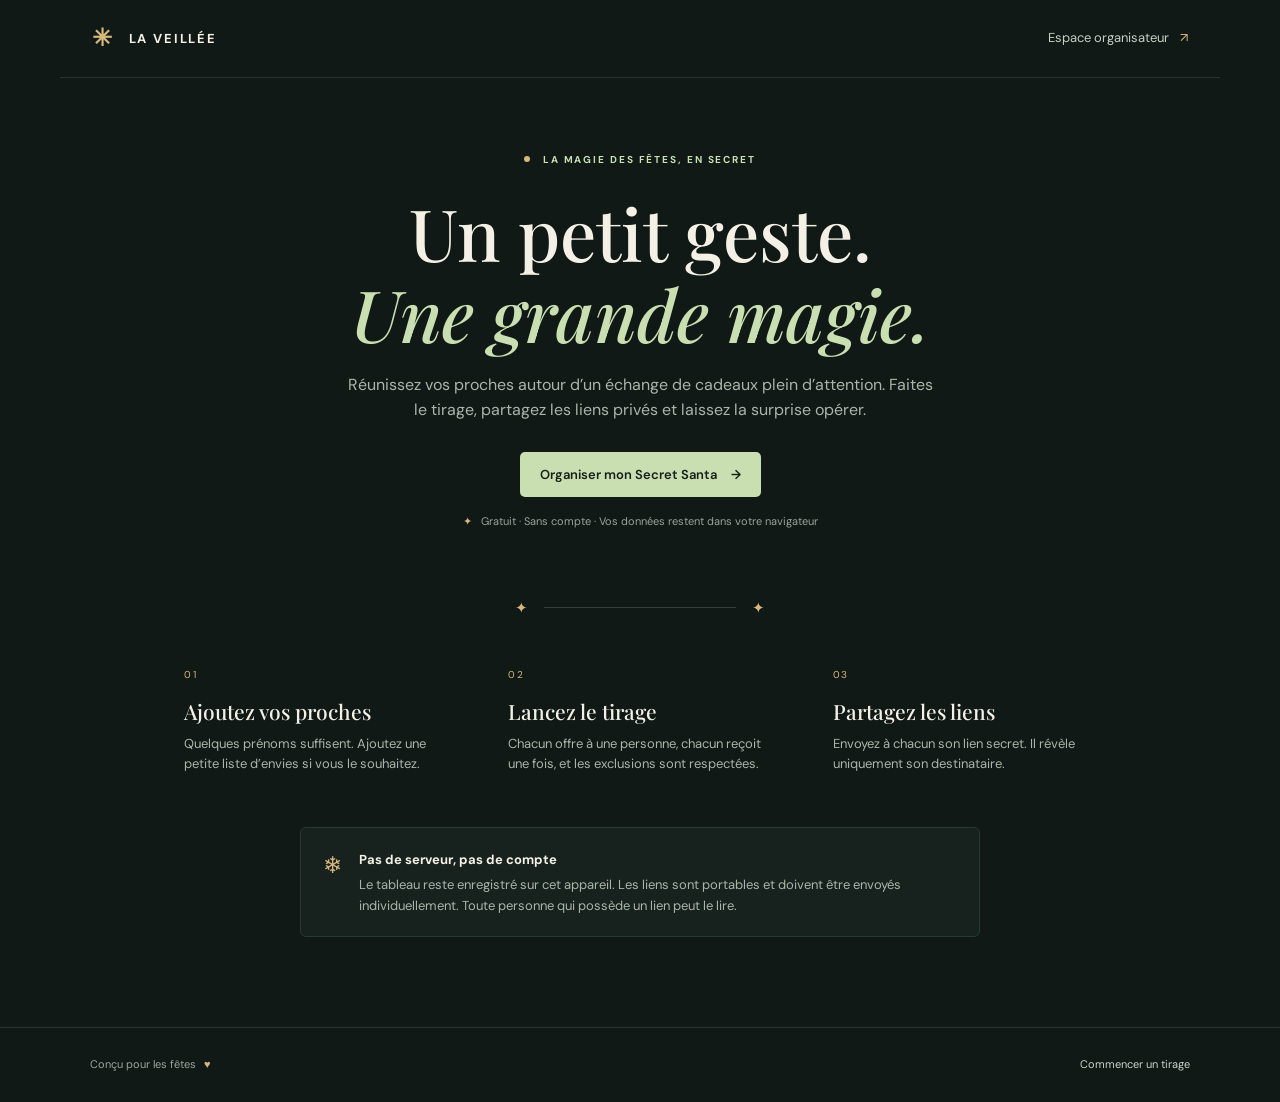
<file: index.html>
﻿<!doctype html>
<html lang="fr"><head><meta charset="utf-8"><meta name="viewport" content="width=device-width,initial-scale=1"><meta name="theme-color" content="#101916"><meta name="description" content="Organisez un Secret Santa mémorable, simplement et sans compte."><title>La Veillée — Secret Santa</title><link rel="stylesheet" href="css/style.css"></head>
<body><header class="topbar"><a class="brand" href="index.html"><span class="brand-icon">✳</span> LA VEILLÉE</a><a class="top-link" href="admin.html">Espace organisateur <span>↗</span></a></header><main class="home"><div class="eyebrow"><i></i> LA MAGIE DES FÊTES, EN SECRET</div><h1>Un petit geste.<br><em>Une grande magie.</em></h1><p class="lead">Réunissez vos proches autour d’un échange de cadeaux plein d’attention. Faites le tirage, partagez les liens privés et laissez la surprise opérer.</p><a class="button primary" href="admin.html">Organiser mon Secret Santa <span>→</span></a><div class="note"><span>✦</span> Gratuit · Sans compte · Vos données restent dans votre navigateur</div><div class="divider"><span>✦</span><i></i><span>✦</span></div><section class="steps"><article><small>01</small><h2>Ajoutez vos proches</h2><p>Quelques prénoms suffisent. Ajoutez une petite liste d’envies si vous le souhaitez.</p></article><article><small>02</small><h2>Lancez le tirage</h2><p>Chacun offre à une personne, chacun reçoit une fois, et les exclusions sont respectées.</p></article><article><small>03</small><h2>Partagez les liens</h2><p>Envoyez à chacun son lien secret. Il révèle uniquement son destinataire.</p></article></section><section class="privacy"><span>❄</span><div><b>Pas de serveur, pas de compte</b><p>Le tableau reste enregistré sur cet appareil. Les liens sont portables et doivent être envoyés individuellement. Toute personne qui possède un lien peut le lire.</p></div></section></main><footer>Conçu pour les fêtes <span>♥</span><a href="admin.html">Commencer un tirage</a></footer><script src="js/common.js"></script></body></html>
</file>
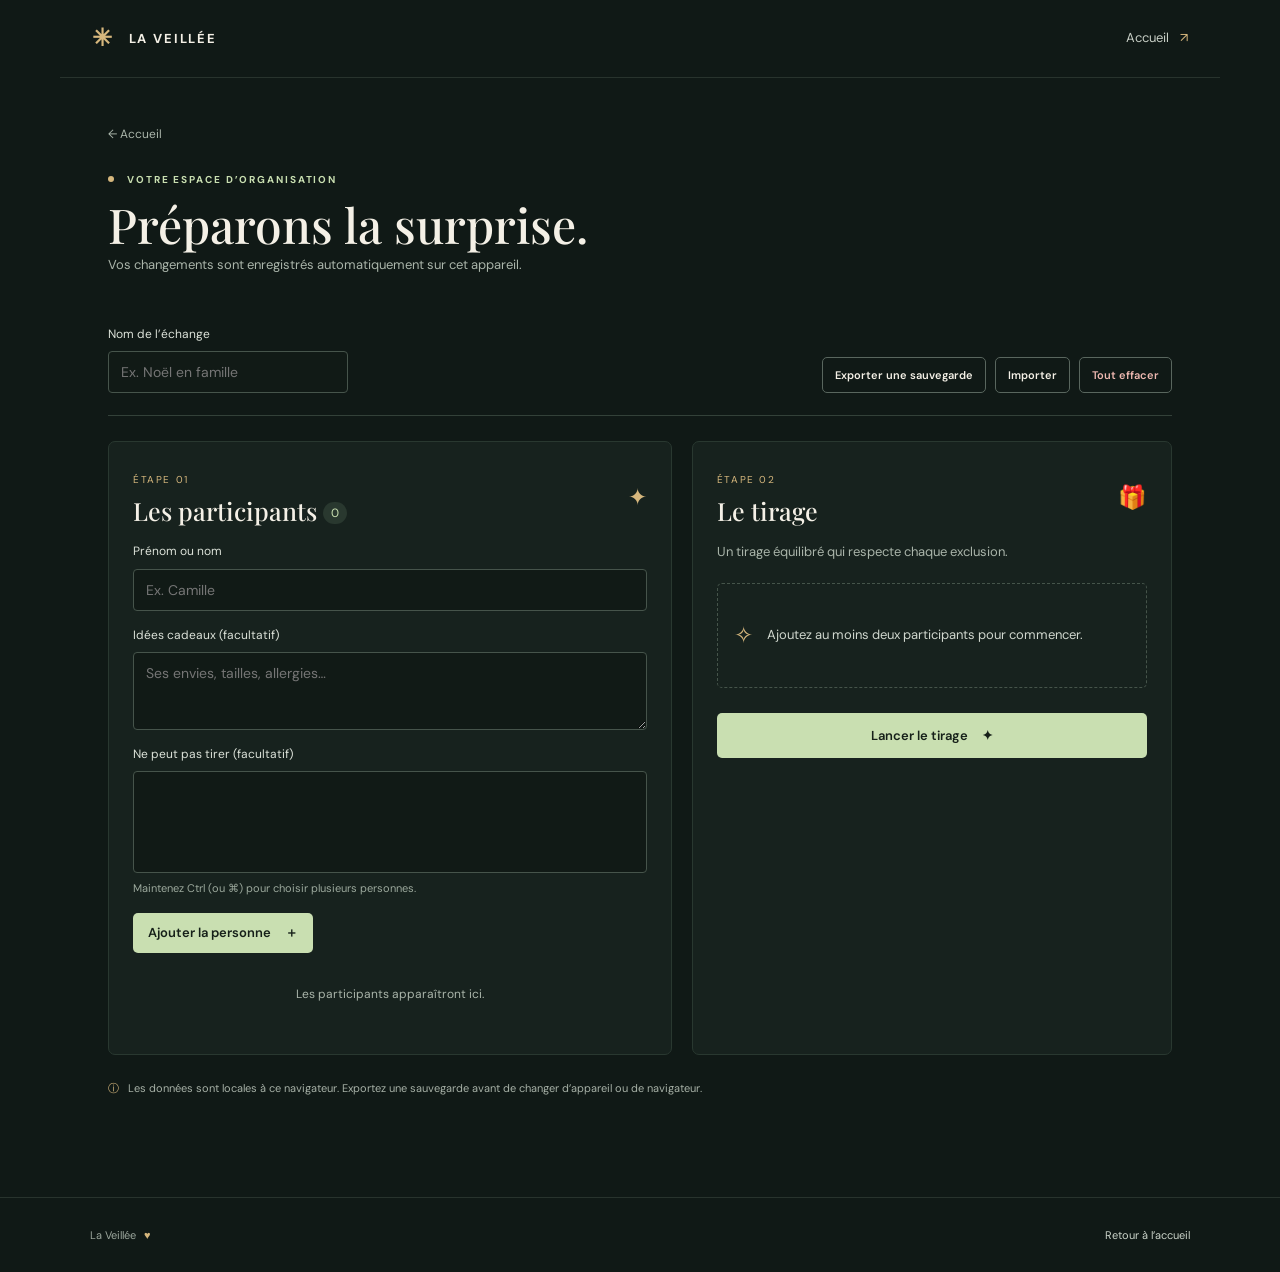
<file: admin.html>
﻿<!doctype html><html lang="fr"><head><meta charset="utf-8"><meta name="viewport" content="width=device-width,initial-scale=1"><meta name="theme-color" content="#101916"><title>Organisateur — La Veillée</title><link rel="stylesheet" href="css/style.css"></head><body><header class="topbar"><a class="brand" href="index.html"><span class="brand-icon">✳</span> LA VEILLÉE</a><a class="top-link" href="index.html">Accueil <span>↗</span></a></header><main class="container"><a class="back" href="index.html">← Accueil</a><div class="eyebrow"><i></i> VOTRE ESPACE D’ORGANISATION</div><h1 class="page-title">Préparons la surprise.</h1><p class="muted">Vos changements sont enregistrés automatiquement sur cet appareil.</p><div class="toolbar"><label class="field compact"><span>Nom de l’échange</span><input id="eventName" maxlength="60" placeholder="Ex. Noël en famille"></label><div class="toolbar-buttons"><button class="button outline" id="exportBtn">Exporter une sauvegarde</button><label class="button outline file-button">Importer<input type="file" id="importFile" accept="application/json"></label><button class="button outline danger" id="resetBtn">Tout effacer</button></div></div><div class="columns"><section class="card"><div class="card-head"><div><small>ÉTAPE 01</small><h2>Les participants <span class="count" id="count">0</span></h2></div><span class="card-icon">✦</span></div><form id="personForm"><input type="hidden" id="personId"><label class="field"><span>Prénom ou nom</span><input id="personName" maxlength="50" required placeholder="Ex. Camille"></label><label class="field"><span>Idées cadeaux (facultatif)</span><textarea id="personDetails" maxlength="300" placeholder="Ses envies, tailles, allergies…"></textarea></label><label class="field"><span>Ne peut pas tirer (facultatif)</span><select id="exclude" multiple size="4" aria-label="Participants exclus"></select><small class="hint">Maintenez Ctrl (ou ⌘) pour choisir plusieurs personnes.</small></label><div class="actions"><button class="button primary" type="submit" id="savePerson">Ajouter la personne <span>＋</span></button><button class="button outline hidden" type="button" id="cancelEdit">Annuler</button></div></form><div class="list" id="peopleList"></div></section><section class="card draw-card"><div class="card-head"><div><small>ÉTAPE 02</small><h2>Le tirage</h2></div><span class="card-icon">🎁</span></div><p class="muted">Un tirage équilibré qui respecte chaque exclusion.</p><div class="draw-summary" id="drawSummary"><span class="summary-icon">✧</span><p>Ajoutez au moins deux participants pour commencer.</p></div><button class="button primary full" id="drawBtn">Lancer le tirage <span>✦</span></button><button class="button outline full hidden" id="resultsBtn">Consulter les résultats <span>→</span></button><div id="resultsPanel" class="links-panel hidden"><h3>Résultats du tirage</h3><div id="resultsList" class="list"></div></div><button class="button outline full hidden" id="linksBtn">Afficher les liens privés <span>→</span></button><div class="status" id="status" role="status" aria-live="polite"></div><div id="linksPanel" class="links-panel hidden"><div class="links-heading"><h3>Liens privés</h3><button class="text-button" id="copyAll">Copier tous les liens</button></div><p class="hint">Envoyez chaque lien uniquement à la personne indiquée. Il révèle son tirage.</p><div id="linksList" class="list"></div></div></section></div><p class="local-warning"><span>ⓘ</span> Les données sont locales à ce navigateur. Exportez une sauvegarde avant de changer d’appareil ou de navigateur.</p></main><footer>La Veillée <span>♥</span><a href="index.html">Retour à l’accueil</a></footer><script src="js/common.js"></script><script src="js/admin.js"></script></body></html>
</file>
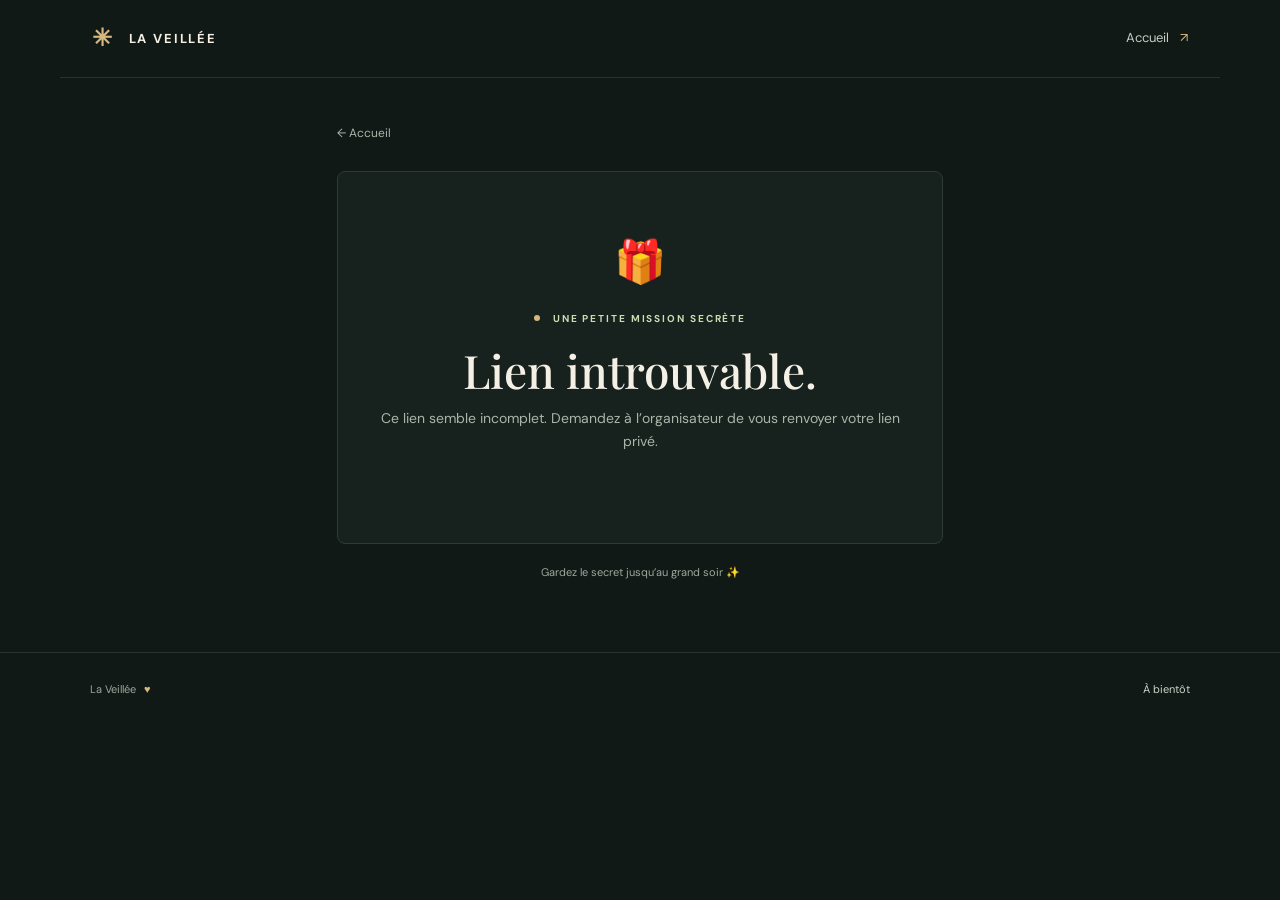
<file: participant.html>
﻿<!doctype html><html lang="fr"><head><meta charset="utf-8"><meta name="viewport" content="width=device-width,initial-scale=1"><meta name="theme-color" content="#101916"><title>Votre surprise — La Veillée</title><link rel="stylesheet" href="css/style.css"></head><body><header class="topbar"><a class="brand" href="index.html"><span class="brand-icon">✳</span> LA VEILLÉE</a><a class="top-link" href="index.html">Accueil <span>↗</span></a></header><main class="reveal-wrap"><a class="back" href="index.html">← Accueil</a><section class="reveal-card"><div class="gift" aria-hidden="true">🎁</div><div class="eyebrow"><i></i> UNE PETITE MISSION SECRÈTE</div><h1 id="greeting">La surprise vous attend.</h1><p id="intro">Touchez le bouton pour découvrir votre destinataire.</p><button class="button primary" id="revealBtn">Révéler mon tirage <span>✦</span></button><div class="result hidden" id="result" aria-live="polite"><span class="result-label">VOUS OFFREZ UN CADEAU À</span><div class="recipient" id="recipient"></div><p id="details"></p><span class="result-star">✦</span></div><div class="status" id="status" role="status" aria-live="polite"></div></section><p class="hint reveal-foot">Gardez le secret jusqu’au grand soir ✨</p></main><footer>La Veillée <span>♥</span><a href="index.html">À bientôt</a></footer><script src="js/common.js"></script><script src="js/participant.js"></script></body></html>
</file>
<file: css/style.css>
@import url('https://fonts.googleapis.com/css2?family=DM+Sans:wght@400;500;600;700&family=Playfair+Display:ital,wght@0,500;0,600;0,700;1,500;1,600&display=swap');
:root{--bg:#101916;--panel:#17221e;--panel2:#1b2923;--cream:#f4f0e6;--muted:#aab5aa;--green:#c9dfb1;--gold:#d6b77d;--line:#334139;--red:#e0a39b}*{box-sizing:border-box}body{margin:0;background:var(--bg);color:var(--cream);font:15px/1.6 'DM Sans',sans-serif;min-height:100vh}a{color:inherit;text-decoration:none}.topbar{height:78px;max-width:1160px;padding:0 32px;margin:auto;display:flex;align-items:center;justify-content:space-between;border-bottom:1px solid #28332d}.brand{font-weight:700;letter-spacing:.14em;font-size:13px}.brand-icon{color:var(--gold);font-size:24px;vertical-align:-3px;margin-right:10px}.top-link{font-size:13px;color:#c7cec5}.top-link span{color:var(--gold);margin-left:8px}.home{max-width:1000px;margin:74px auto 90px;padding:0 26px;text-align:center}.eyebrow{color:var(--green);letter-spacing:.19em;font-size:10px;font-weight:700}.eyebrow i{display:inline-block;width:6px;height:6px;border-radius:50%;background:var(--gold);margin:0 9px 1px 0}h1,h2,h3,p{margin-top:0}.home h1,.page-title,.reveal-card h1{font:500 clamp(42px,7vw,72px)/1.13 'Playfair Display',serif;margin:24px 0 17px}.home h1 em{color:var(--green)}.lead{max-width:590px;margin:0 auto 29px;color:var(--muted);font-size:16px}.button{display:inline-flex;align-items:center;justify-content:center;gap:14px;border:1px solid transparent;border-radius:5px;padding:13px 19px;font:600 13px 'DM Sans',sans-serif;cursor:pointer;transition:.18s}.button:hover{transform:translateY(-1px);filter:brightness(1.08)}.primary{background:var(--green);color:#162019}.outline{border-color:#59665e;background:transparent;color:var(--cream)}.danger{color:#efb9b1}.note{margin-top:16px;color:#98a49a;font-size:11px}.note span{color:var(--gold);margin-right:6px}.divider{display:flex;align-items:center;gap:16px;max-width:250px;margin:65px auto 37px;color:var(--gold)}.divider i{height:1px;background:var(--line);flex:1}.steps{display:grid;grid-template-columns:repeat(3,1fr);gap:25px;text-align:left}.steps article{padding:4px 18px}.steps small,.card-head small{font-size:10px;letter-spacing:.16em;color:var(--gold)}.steps h2{font:500 21px 'Playfair Display',serif;margin:12px 0 9px}.steps p,.privacy p{color:var(--muted);font-size:13px;margin:0}.privacy{max-width:680px;margin:48px auto 0;display:flex;gap:17px;text-align:left;padding:19px 22px;background:#17221e;border:1px solid #293830;border-radius:6px}.privacy>span{color:var(--gold);font-size:23px}.privacy b{font-size:13px}.privacy p{margin-top:4px}.container{max-width:1120px;padding:43px 28px 75px;margin:auto}.back{font-size:12px;color:var(--muted);display:inline-block;margin-bottom:28px}.page-title{font-size:48px;margin:9px 0 4px}.muted{color:var(--muted);font-size:13px}.toolbar{display:flex;align-items:end;justify-content:space-between;gap:20px;padding:24px 0 22px;border-bottom:1px solid var(--line);margin:25px 0}.toolbar-buttons{display:flex;gap:9px;flex-wrap:wrap}.toolbar-buttons .button{font-size:11px;padding:10px 12px}.field{display:flex;flex-direction:column;gap:7px;margin:15px 0}.field>span{font-size:12px;color:#dce2d9}.field input,.field textarea,.field select{border:1px solid #46544b;border-radius:4px;background:#111a16;color:var(--cream);font:14px 'DM Sans',sans-serif;padding:11px 12px;outline:none}.field input:focus,.field textarea:focus,.field select:focus{border-color:var(--green)}.field textarea{min-height:78px;resize:vertical}.field select{min-height:102px}.compact{min-width:240px;margin:0}.hint{font-size:11px;color:#9ca99d;margin:0}.file-button{position:relative;overflow:hidden}.file-button input{position:absolute;inset:0;opacity:0;cursor:pointer}.columns{display:grid;grid-template-columns:1.08fr .92fr;gap:20px}.card{padding:24px;background:var(--panel);border:1px solid #293830;border-radius:7px}.card-head{display:flex;justify-content:space-between;align-items:center;margin-bottom:15px}.card-head h2{font:500 25px 'Playfair Display',serif;margin:4px 0 0}.card-icon{font-size:23px;color:var(--gold)}.count{font:12px 'DM Sans',sans-serif;color:var(--green);background:#29382f;border-radius:30px;padding:3px 8px;vertical-align:4px}.actions{display:flex;gap:9px}.actions .button{padding:10px 14px}.hidden{display:none!important}.list{margin-top:18px}.person-row,.link-row{display:flex;align-items:center;gap:12px;padding:13px 2px;border-top:1px solid #2c3932}.person-avatar{display:grid;place-items:center;width:34px;height:34px;flex:none;border-radius:50%;background:#2c3b31;color:var(--green);font:16px 'Playfair Display',serif}.person-copy,.link-row>div{display:flex;flex-direction:column;min-width:0;flex:1}.person-copy b,.link-row b{font-size:13px}.person-copy small,.link-row small{font-size:11px;color:var(--muted);overflow-wrap:anywhere}.row-actions{display:flex;gap:9px}.text-button{border:0;background:none;color:var(--green);font:11px 'DM Sans',sans-serif;cursor:pointer}.remove-person{font-size:20px;color:#bd8d83}.empty{font-size:12px;color:var(--muted);text-align:center;padding:14px}.draw-card>.muted{margin:0 0 20px}.draw-summary{min-height:105px;border:1px dashed #45544a;border-radius:5px;display:flex;gap:14px;align-items:center;padding:16px;margin:16px 0}.summary-icon{font-size:23px;color:var(--gold)}.draw-summary p{font-size:13px;color:#d0d7ce;margin:0}.full{width:100%;margin-top:9px}.status{min-height:22px;margin-top:11px;color:var(--green);font-size:12px}.status.error{color:var(--red)}.links-panel{margin-top:20px;padding-top:16px;border-top:1px solid var(--line)}.links-heading{display:flex;justify-content:space-between;align-items:center}.links-heading h3{font:500 19px 'Playfair Display',serif;margin:0}.link-row{justify-content:space-between}.small{padding:8px 10px;font-size:10px;white-space:nowrap}.local-warning{margin:25px 0;color:#a7b1a7;font-size:11px}.local-warning span{color:var(--gold);margin-right:6px}.reveal-wrap{max-width:650px;margin:42px auto 70px;padding:0 22px}.reveal-card{text-align:center;padding:56px 35px 45px;background:var(--panel);border:1px solid #2d3b33;border-radius:8px}.gift{font-size:42px;margin-bottom:16px}.reveal-card h1{font-size:46px;margin:18px 0 10px}.reveal-card>p{color:var(--muted);font-size:14px;margin-bottom:24px}.result{margin:25px auto 0;padding:24px;border:1px solid #47584c;border-radius:6px;background:#1b2922}.result-label{font-size:10px;letter-spacing:.16em;color:var(--gold)}.recipient{font:500 35px 'Playfair Display',serif;color:var(--green);margin:11px 0}.result p{font-size:13px;color:var(--muted);margin:0}.result-star{display:block;color:var(--gold);margin-top:14px}.reveal-foot{text-align:center;margin:20px 0}footer{border-top:1px solid #28332d;min-height:75px;padding:20px max(28px,calc((100vw - 1100px)/2));display:flex;align-items:center;gap:8px;color:#9ba69c;font-size:11px}footer span{color:var(--gold)}footer a{margin-left:auto;color:#cbd4ca}@media(max-width:760px){.topbar{padding:0 19px;height:67px}.home{margin-top:52px}.steps{grid-template-columns:1fr;gap:13px}.steps article{padding:6px 5px}.divider{margin:43px auto 25px}.privacy{margin-top:32px}.toolbar{align-items:stretch;flex-direction:column}.compact{width:100%}.columns{grid-template-columns:1fr}.container{padding:30px 17px 55px}.page-title{font-size:40px}.toolbar-buttons{display:grid;grid-template-columns:1fr 1fr}.toolbar-buttons .danger{grid-column:1/-1}.reveal-card{padding:40px 20px}.reveal-card h1{font-size:37px}footer{padding:19px}}
</file>
